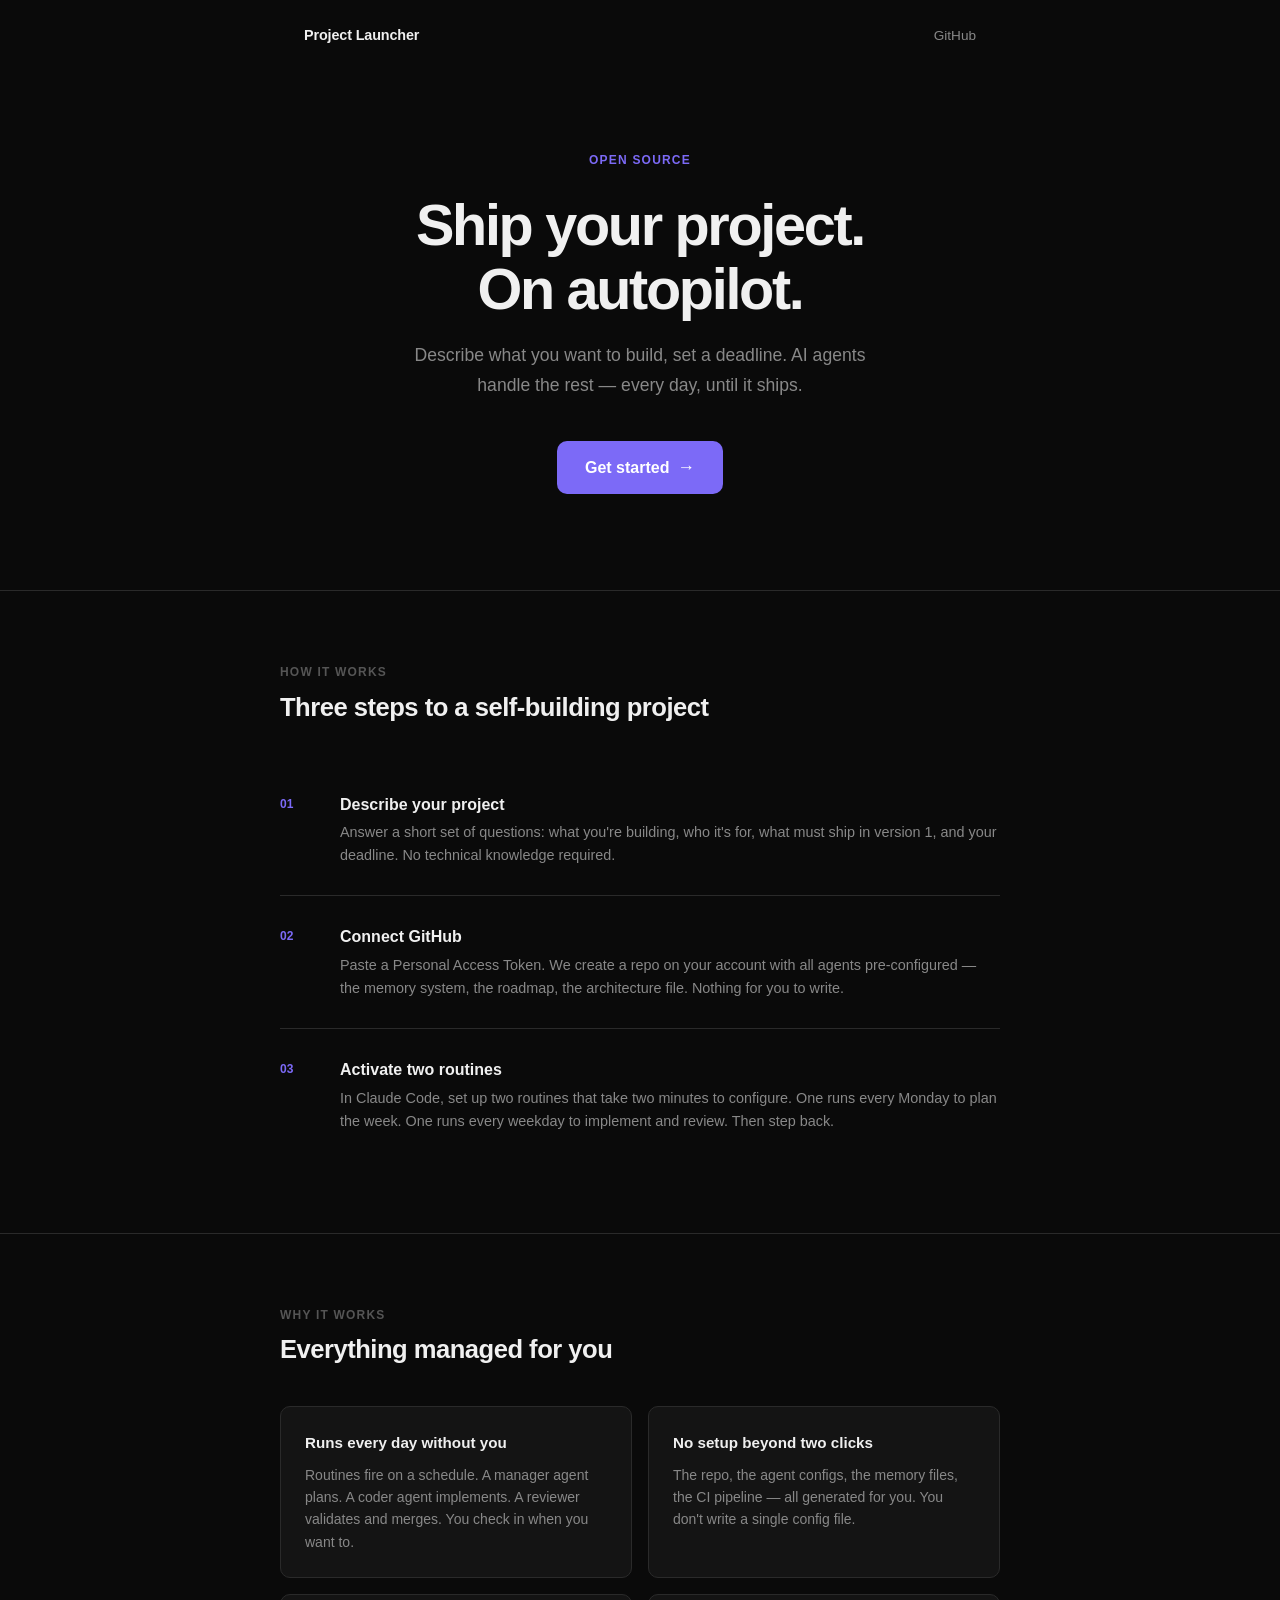
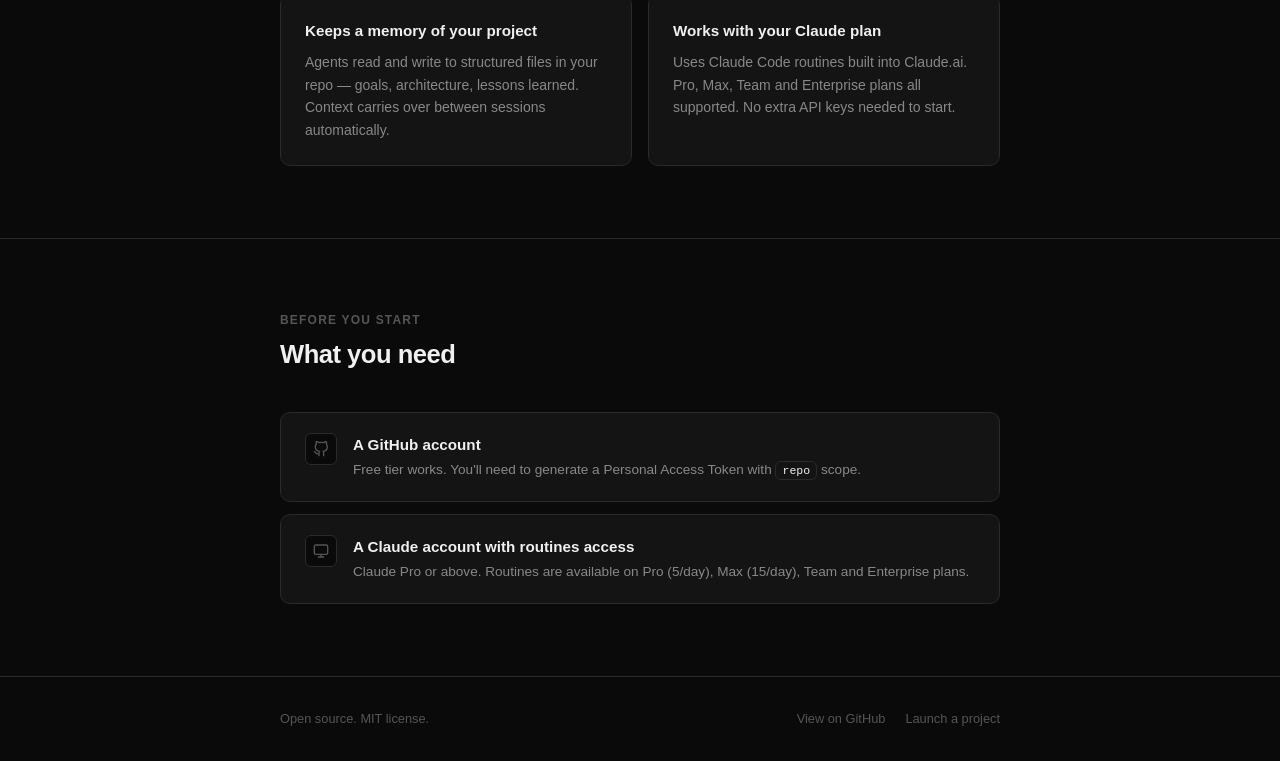
<file: src/index.html>
<!DOCTYPE html>
<html lang="en">
<head>
  <meta charset="UTF-8" />
  <meta name="viewport" content="width=device-width, initial-scale=1.0" />
  <title>Project Launcher — Ship your project on autopilot</title>
  <meta name="description" content="Describe what you want to build, set a deadline. AI agents handle the rest — every day, until it ships." />
  <link rel="stylesheet" href="styles/main.css" />
  <style>
    /* ---- Landing page layout (overrides wizard-specific rules) ---- */

    body {
      overflow-x: hidden;
    }

    .landing {
      min-height: 100vh;
      display: flex;
      flex-direction: column;
    }

    /* ---- Nav ---- */

    .nav {
      display: flex;
      align-items: center;
      justify-content: space-between;
      max-width: 720px;
      margin: 0 auto;
      padding: 24px 24px;
      width: 100%;
    }

    .nav-logo {
      font-size: 0.9rem;
      font-weight: 600;
      color: var(--text-primary);
      letter-spacing: -0.01em;
    }

    .nav-link {
      font-size: 0.85rem;
      color: var(--text-secondary);
      text-decoration: none;
      transition: color 0.15s;
    }

    .nav-link:hover {
      color: var(--text-primary);
      text-decoration: none;
    }

    /* ---- Hero ---- */

    .hero {
      flex: 1;
      display: flex;
      flex-direction: column;
      align-items: center;
      justify-content: center;
      text-align: center;
      padding: 80px 24px 96px;
    }

    .hero-eyebrow {
      display: inline-block;
      font-size: 0.75rem;
      font-weight: 600;
      text-transform: uppercase;
      letter-spacing: 0.1em;
      color: var(--accent);
      margin-bottom: 24px;
    }

    .hero h1 {
      font-size: clamp(2.4rem, 6vw, 3.6rem);
      font-weight: 700;
      line-height: 1.1;
      letter-spacing: -0.04em;
      color: var(--text-primary);
      max-width: 600px;
      margin-bottom: 20px;
    }

    .hero-sub {
      font-size: 1.1rem;
      color: var(--text-secondary);
      max-width: 480px;
      line-height: 1.7;
      margin-bottom: 40px;
    }

    .hero-cta {
      display: inline-flex;
      align-items: center;
      gap: 8px;
      background: var(--accent);
      color: #fff;
      font-size: 1rem;
      font-weight: 600;
      padding: 14px 28px;
      border-radius: var(--radius);
      text-decoration: none;
      transition: background 0.15s, transform 0.1s;
    }

    .hero-cta:hover {
      background: var(--accent-hover);
      text-decoration: none;
      color: #fff;
    }

    .hero-cta:active {
      transform: scale(0.98);
    }

    .hero-cta-arrow {
      font-size: 1.1rem;
      line-height: 1;
    }

    /* ---- Sections ---- */

    .section {
      padding: 72px 24px;
      border-top: 1px solid var(--border);
    }

    .section-inner {
      max-width: 720px;
      margin: 0 auto;
    }

    .section-label {
      font-size: 0.75rem;
      font-weight: 600;
      text-transform: uppercase;
      letter-spacing: 0.1em;
      color: var(--text-muted);
      margin-bottom: 8px;
    }

    .section-title {
      font-size: 1.6rem;
      font-weight: 600;
      letter-spacing: -0.02em;
      color: var(--text-primary);
      margin-bottom: 40px;
      line-height: 1.3;
    }

    /* ---- Steps (How it works) ---- */

    .steps-list {
      display: flex;
      flex-direction: column;
      gap: 0;
    }

    .step-item {
      display: grid;
      grid-template-columns: 40px 1fr;
      gap: 20px;
      padding: 28px 0;
      border-bottom: 1px solid var(--border);
    }

    .step-item:last-child {
      border-bottom: none;
    }

    .step-num {
      font-size: 0.75rem;
      font-weight: 700;
      color: var(--accent);
      font-variant-numeric: tabular-nums;
      padding-top: 3px;
    }

    .step-content h3 {
      font-size: 1rem;
      font-weight: 600;
      color: var(--text-primary);
      margin-bottom: 4px;
    }

    .step-content p {
      font-size: 0.9rem;
      color: var(--text-secondary);
      margin: 0;
      line-height: 1.6;
    }

    /* ---- Features ---- */

    .features-grid {
      display: grid;
      grid-template-columns: 1fr 1fr;
      gap: 16px;
    }

    .feature-card {
      background: var(--surface);
      border: 1px solid var(--border);
      border-radius: var(--radius);
      padding: 24px;
    }

    .feature-card h3 {
      font-size: 0.95rem;
      font-weight: 600;
      color: var(--text-primary);
      margin-bottom: 8px;
    }

    .feature-card p {
      font-size: 0.875rem;
      color: var(--text-secondary);
      margin: 0;
      line-height: 1.6;
    }

    /* ---- Prerequisites ---- */

    .prereq-list {
      display: flex;
      flex-direction: column;
      gap: 12px;
    }

    .prereq-item {
      display: flex;
      align-items: flex-start;
      gap: 16px;
      background: var(--surface);
      border: 1px solid var(--border);
      border-radius: var(--radius);
      padding: 20px 24px;
    }

    .prereq-icon {
      width: 32px;
      height: 32px;
      background: var(--bg);
      border: 1px solid var(--border);
      border-radius: var(--radius-sm);
      display: flex;
      align-items: center;
      justify-content: center;
      flex-shrink: 0;
    }

    .prereq-icon svg {
      width: 16px;
      height: 16px;
      stroke: var(--text-muted);
    }

    .prereq-text h3 {
      font-size: 0.95rem;
      font-weight: 600;
      color: var(--text-primary);
      margin-bottom: 2px;
    }

    .prereq-text p {
      font-size: 0.85rem;
      color: var(--text-secondary);
      margin: 0;
    }

    /* ---- Footer ---- */

    .footer {
      border-top: 1px solid var(--border);
      padding: 32px 24px;
    }

    .footer-inner {
      max-width: 720px;
      margin: 0 auto;
      display: flex;
      align-items: center;
      justify-content: space-between;
      gap: 16px;
    }

    .footer-note {
      font-size: 0.8rem;
      color: var(--text-muted);
      margin: 0;
    }

    .footer-links {
      display: flex;
      align-items: center;
      gap: 20px;
    }

    .footer-link {
      font-size: 0.8rem;
      color: var(--text-muted);
      text-decoration: none;
      transition: color 0.15s;
    }

    .footer-link:hover {
      color: var(--text-primary);
      text-decoration: none;
    }

    /* ---- Responsive ---- */

    @media (max-width: 600px) {
      .hero {
        padding: 64px 24px 72px;
      }

      .features-grid {
        grid-template-columns: 1fr;
      }

      .footer-inner {
        flex-direction: column;
        align-items: flex-start;
        gap: 12px;
      }

      .section {
        padding: 56px 24px;
      }
    }

    @media (prefers-reduced-motion: reduce) {
      * {
        transition: none !important;
        animation: none !important;
      }
    }
  </style>
</head>
<body>

<div class="landing">

  <!-- Nav -->
  <nav class="nav">
    <span class="nav-logo">Project Launcher</span>
    <a class="nav-link" href="https://github.com/wensia/project-launcher" target="_blank" rel="noopener">GitHub</a>
  </nav>

  <!-- Hero -->
  <section class="hero">
    <span class="hero-eyebrow">Open source</span>
    <h1>Ship your project.<br>On autopilot.</h1>
    <p class="hero-sub">Describe what you want to build, set a deadline. AI agents handle the rest — every day, until it ships.</p>
    <a class="hero-cta" href="app.html">
      Get started
      <span class="hero-cta-arrow">&#8594;</span>
    </a>
  </section>

  <!-- How it works -->
  <section class="section">
    <div class="section-inner">
      <p class="section-label">How it works</p>
      <h2 class="section-title">Three steps to a self-building project</h2>

      <div class="steps-list">
        <div class="step-item">
          <span class="step-num">01</span>
          <div class="step-content">
            <h3>Describe your project</h3>
            <p>Answer a short set of questions: what you're building, who it's for, what must ship in version 1, and your deadline. No technical knowledge required.</p>
          </div>
        </div>

        <div class="step-item">
          <span class="step-num">02</span>
          <div class="step-content">
            <h3>Connect GitHub</h3>
            <p>Paste a Personal Access Token. We create a repo on your account with all agents pre-configured — the memory system, the roadmap, the architecture file. Nothing for you to write.</p>
          </div>
        </div>

        <div class="step-item">
          <span class="step-num">03</span>
          <div class="step-content">
            <h3>Activate two routines</h3>
            <p>In Claude Code, set up two routines that take two minutes to configure. One runs every Monday to plan the week. One runs every weekday to implement and review. Then step back.</p>
          </div>
        </div>
      </div>
    </div>
  </section>

  <!-- Features -->
  <section class="section">
    <div class="section-inner">
      <p class="section-label">Why it works</p>
      <h2 class="section-title">Everything managed for you</h2>

      <div class="features-grid">
        <div class="feature-card">
          <h3>Runs every day without you</h3>
          <p>Routines fire on a schedule. A manager agent plans. A coder agent implements. A reviewer validates and merges. You check in when you want to.</p>
        </div>

        <div class="feature-card">
          <h3>No setup beyond two clicks</h3>
          <p>The repo, the agent configs, the memory files, the CI pipeline — all generated for you. You don't write a single config file.</p>
        </div>

        <div class="feature-card">
          <h3>Keeps a memory of your project</h3>
          <p>Agents read and write to structured files in your repo — goals, architecture, lessons learned. Context carries over between sessions automatically.</p>
        </div>

        <div class="feature-card">
          <h3>Works with your Claude plan</h3>
          <p>Uses Claude Code routines built into Claude.ai. Pro, Max, Team and Enterprise plans all supported. No extra API keys needed to start.</p>
        </div>
      </div>
    </div>
  </section>

  <!-- Prerequisites -->
  <section class="section">
    <div class="section-inner">
      <p class="section-label">Before you start</p>
      <h2 class="section-title">What you need</h2>

      <div class="prereq-list">
        <div class="prereq-item">
          <div class="prereq-icon">
            <svg viewBox="0 0 24 24" fill="none" stroke="currentColor" stroke-width="2" stroke-linecap="round" stroke-linejoin="round">
              <path d="M9 19c-5 1.5-5-2.5-7-3m14 6v-3.87a3.37 3.37 0 0 0-.94-2.61c3.14-.35 6.44-1.54 6.44-7A5.44 5.44 0 0 0 20 4.77 5.07 5.07 0 0 0 19.91 1S18.73.65 16 2.48a13.38 13.38 0 0 0-7 0C6.27.65 5.09 1 5.09 1A5.07 5.07 0 0 0 5 4.77a5.44 5.44 0 0 0-1.5 3.78c0 5.42 3.3 6.61 6.44 7A3.37 3.37 0 0 0 9 18.13V22"/>
            </svg>
          </div>
          <div class="prereq-text">
            <h3>A GitHub account</h3>
            <p>Free tier works. You'll need to generate a Personal Access Token with <code>repo</code> scope.</p>
          </div>
        </div>

        <div class="prereq-item">
          <div class="prereq-icon">
            <svg viewBox="0 0 24 24" fill="none" stroke="currentColor" stroke-width="2" stroke-linecap="round" stroke-linejoin="round">
              <rect x="2" y="3" width="20" height="14" rx="2" ry="2"/>
              <line x1="8" y1="21" x2="16" y2="21"/>
              <line x1="12" y1="17" x2="12" y2="21"/>
            </svg>
          </div>
          <div class="prereq-text">
            <h3>A Claude account with routines access</h3>
            <p>Claude Pro or above. Routines are available on Pro (5/day), Max (15/day), Team and Enterprise plans.</p>
          </div>
        </div>
      </div>
    </div>
  </section>

  <!-- Footer -->
  <footer class="footer">
    <div class="footer-inner">
      <p class="footer-note">Open source. MIT license.</p>
      <div class="footer-links">
        <a class="footer-link" href="https://github.com/wensia/project-launcher" target="_blank" rel="noopener">View on GitHub</a>
        <a class="footer-link" href="app.html">Launch a project</a>
      </div>
    </div>
  </footer>

</div>

</body>
</html>
</file>
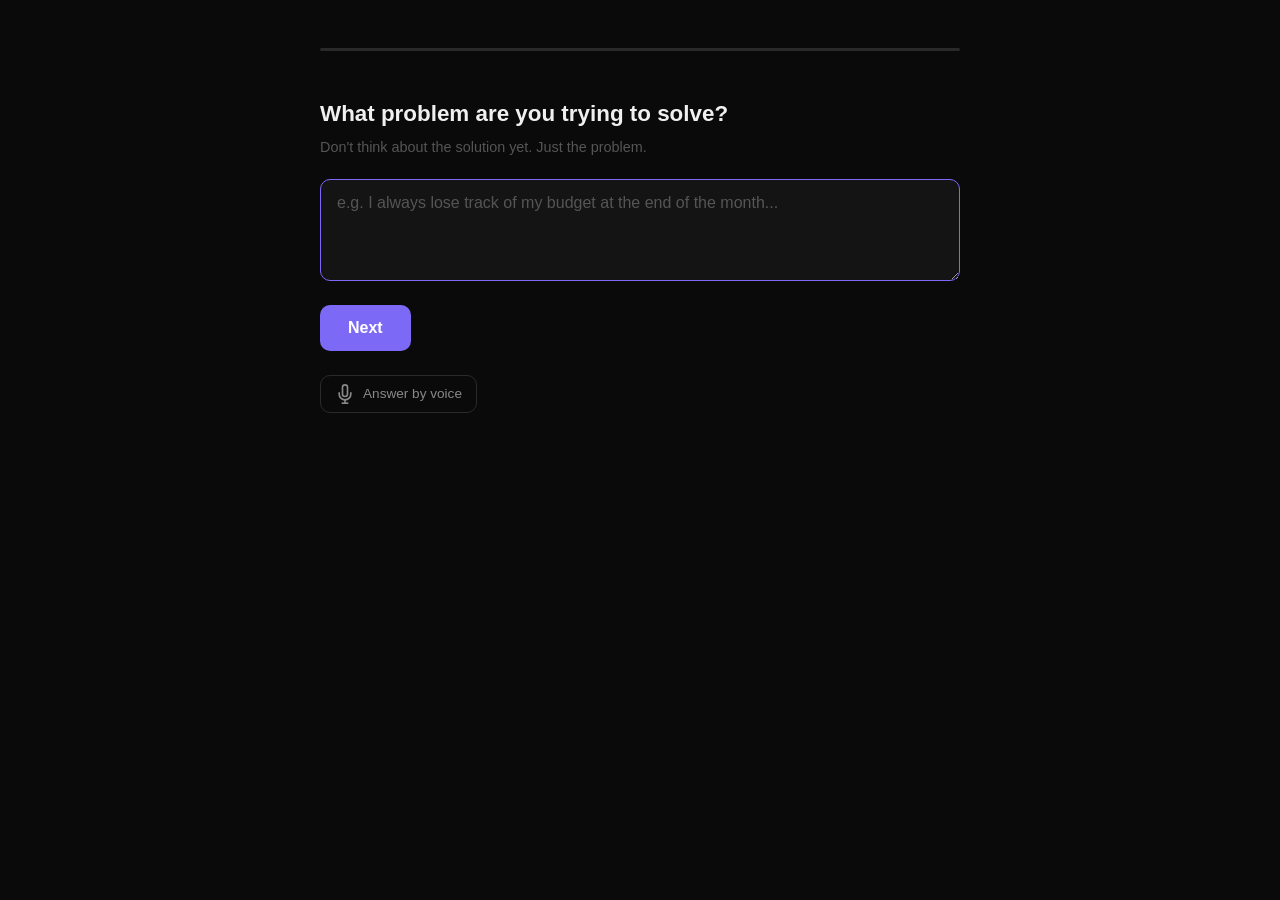
<file: src/app.html>
<!DOCTYPE html>
<html lang="en">
<head>
  <meta charset="UTF-8" />
  <meta name="viewport" content="width=device-width, initial-scale=1.0" />
  <title>Project Launcher — Setup</title>
  <link rel="stylesheet" href="styles/main.css" />
</head>
<body>

  <!-- Step 1: Guided onboarding -->
  <section id="step-onboarding" class="step active">
    <div class="container">
      <div class="progress-bar">
        <div class="progress-fill" id="onboarding-progress"></div>
      </div>

      <div id="question-container">
        <!-- Questions rendered by onboarding.js -->
      </div>

      <div class="voice-toggle">
        <button class="btn-icon" id="voice-btn" onclick="toggleVoice()" title="Answer by voice">
          <svg width="20" height="20" viewBox="0 0 24 24" fill="none" stroke="currentColor" stroke-width="2">
            <path d="M12 1a3 3 0 0 0-3 3v8a3 3 0 0 0 6 0V4a3 3 0 0 0-3-3z"/>
            <path d="M19 10v2a7 7 0 0 1-14 0v-2"/>
            <line x1="12" y1="19" x2="12" y2="23"/>
            <line x1="8" y1="23" x2="16" y2="23"/>
          </svg>
          <span id="voice-label">Answer by voice</span>
        </button>
      </div>
    </div>
  </section>

  <!-- Step 2: GitHub connection -->
  <section id="step-github" class="step">
    <div class="container">
      <h2>Connect GitHub</h2>
      <p>We'll create the project repo on your account. Your token stays in memory — we never store it.</p>

      <div class="token-instructions">
        <p>Create a Personal Access Token with <strong>repo</strong> scope:</p>
        <ol>
          <li>Go to GitHub → Settings → Developer settings → Personal access tokens</li>
          <li>Generate new token (classic)</li>
          <li>Select scope: <code>repo</code></li>
          <li>Copy and paste below</li>
        </ol>
        <a class="link-external" href="https://github.com/settings/tokens/new?scopes=repo&description=project-launcher" target="_blank" rel="noopener">
          Open GitHub token page →
        </a>
      </div>

      <div class="input-group">
        <label for="github-token">GitHub Personal Access Token</label>
        <input type="password" id="github-token" placeholder="ghp_..." autocomplete="off" />
        <button class="btn-secondary" onclick="verifyToken()">Verify</button>
      </div>

      <div id="github-status" class="status-message"></div>
    </div>
  </section>

  <!-- Step 3: Recap + customization -->
  <section id="step-recap" class="step">
    <div class="container">
      <h2>Review your project</h2>
      <p>Everything can be adjusted before we create the repo.</p>

      <div id="recap-content">
        <!-- Rendered by generator.js -->
      </div>

      <div class="customization">
        <h3>Agent models</h3>
        <div class="model-grid">
          <div class="model-row">
            <label>Manager (weekly strategist)</label>
            <select id="model-manager">
              <option value="claude-opus-4-6">claude-opus-4-6 (recommended)</option>
              <option value="claude-sonnet-4-6">claude-sonnet-4-6</option>
            </select>
          </div>
          <div class="model-row">
            <label>Coder (daily implementer)</label>
            <select id="model-coder">
              <option value="claude-sonnet-4-6">claude-sonnet-4-6 (recommended)</option>
              <option value="claude-opus-4-6">claude-opus-4-6</option>
              <option value="claude-haiku-4-5-20251001">claude-haiku-4-5 (fastest)</option>
            </select>
          </div>
          <div class="model-row">
            <label>Reviewer</label>
            <select id="model-reviewer">
              <option value="claude-sonnet-4-6">claude-sonnet-4-6 (recommended)</option>
              <option value="claude-opus-4-6">claude-opus-4-6</option>
            </select>
          </div>
        </div>
      </div>

      <div class="input-group">
        <label for="repo-name">Repository name</label>
        <input type="text" id="repo-name" placeholder="my-project" />
      </div>

      <div class="routine-limits">
        <p class="hint">
          Routine limits: 5/day (Pro) · 15/day (Max) · 25/day (Team/Enterprise)
          <button class="info-btn" onclick="toggleRoutineInfo()" aria-label="More info on routine limits">?</button>
        </p>
        <div id="routine-info-panel" class="info-panel" style="display:none;">
          Routines draw down subscription usage limits in the same way as interactive sessions.
          Pro users can run up to 5 routines per day, Max users up to 15, and Team/Enterprise users up to 25.
          You can run extra routines beyond these limits with extra usage.
          <a href="https://support.anthropic.com/en/articles/10166555-creating-and-managing-routines-in-claude-ai" target="_blank" rel="noopener">See the docs →</a>
        </div>
      </div>

      <button class="btn-primary" onclick="generateProject()">Create project</button>
    </div>
  </section>

  <!-- Step 4: Generation -->
  <section id="step-generating" class="step">
    <div class="container centered">
      <h2>Creating your project...</h2>

      <div class="progress-steps" id="generation-steps">
        <div class="gen-step" id="gen-1">
          <span class="gen-icon">○</span>
          <span>Creating GitHub repository</span>
        </div>
        <div class="gen-step" id="gen-2">
          <span class="gen-icon">○</span>
          <span>Setting up agent configurations</span>
        </div>
        <div class="gen-step" id="gen-3">
          <span class="gen-icon">○</span>
          <span>Initializing project memory</span>
        </div>
        <div class="gen-step" id="gen-4">
          <span class="gen-icon">○</span>
          <span>Generating roadmap & architecture</span>
        </div>
        <div class="gen-step" id="gen-5">
          <span class="gen-icon">○</span>
          <span>Pushing to GitHub</span>
        </div>
      </div>

      <div id="generation-error" class="error-message" style="display:none;"></div>
    </div>
  </section>

  <!-- Step 5: Routine setup -->
  <section id="step-routines" class="step">
    <div class="container">
      <h2>Activate your routines</h2>
      <p>Two routines, 2 minutes to set up. You only do this once.</p>

      <div class="routine-card">
        <div class="routine-header">
          <span class="routine-badge">1</span>
          <h3>Weekly Manager</h3>
          <span class="routine-schedule">Every Monday</span>
        </div>
        <div class="routine-config">
          <p>Go to <a href="https://claude.ai/settings/routines" target="_blank" rel="noopener">claude.ai/settings/routines</a> → New routine</p>
          <div class="config-block">
            <p><strong>Name:</strong> <code id="routine-1-name"></code></p>
            <p><strong>Schedule:</strong> Every Monday at 11:00 AM (your timezone)</p>
            <p><strong>Repository:</strong> <code id="routine-1-repo"></code></p>
            <p><strong>Instructions:</strong></p>
            <pre id="routine-1-instructions"></pre>
          </div>
        </div>
      </div>

      <div class="routine-card">
        <div class="routine-header">
          <span class="routine-badge">2</span>
          <h3>Daily Dev Loop</h3>
          <span class="routine-schedule">Weekdays</span>
        </div>
        <div class="routine-config">
          <p>Create a second routine in the same settings page</p>
          <div class="config-block">
            <p><strong>Name:</strong> <code id="routine-2-name"></code></p>
            <p><strong>Schedule:</strong> Weekdays at 12:00 PM (your timezone)</p>
            <p><strong>Repository:</strong> <code id="routine-2-repo"></code></p>
            <p><strong>Instructions:</strong></p>
            <pre id="routine-2-instructions"></pre>
          </div>
        </div>
      </div>

      <button class="btn-primary" onclick="nextStep()">My routines are active</button>
    </div>
  </section>

  <!-- Step 6: Done -->
  <section id="step-done" class="step">
    <div class="container centered">
      <div class="success-icon">✓</div>
      <h2>Your project is live.</h2>
      <p id="done-next-run"></p>

      <div class="done-links">
        <a id="done-repo-link" class="btn-secondary" href="#" target="_blank" rel="noopener">View repo on GitHub</a>
      </div>
    </div>
  </section>

  <script src="js/main.js"></script>
  <script src="js/onboarding.js"></script>
  <script src="js/github.js"></script>
  <script src="js/generator.js"></script>
</body>
</html>
</file>
<file: src/styles/main.css>
/* ========================================
   Project Launcher — Design System
   Clean, calm, confidence-inspiring
   ======================================== */

:root {
  --bg: #0a0a0a;
  --surface: #141414;
  --surface-hover: #1c1c1c;
  --border: #2a2a2a;
  --text-primary: #f0f0f0;
  --text-secondary: #888;
  --text-muted: #555;
  --accent: #7c6af7;
  --accent-hover: #9080ff;
  --success: #4ade80;
  --error: #f87171;
  --warning: #fbbf24;
  --radius: 10px;
  --radius-sm: 6px;
  --font: 'Inter', -apple-system, BlinkMacSystemFont, 'Segoe UI', sans-serif;
  --font-mono: 'JetBrains Mono', 'Fira Code', monospace;
  --max-width: 640px;
}

* {
  box-sizing: border-box;
  margin: 0;
  padding: 0;
}

html, body {
  height: 100%;
  background: var(--bg);
  color: var(--text-primary);
  font-family: var(--font);
  font-size: 16px;
  line-height: 1.6;
  -webkit-font-smoothing: antialiased;
}

/* ---- Layout ---- */

.step {
  display: none;
  min-height: 100vh;
  padding: 48px 24px 80px;
}

.step.active {
  display: block;
}

.container {
  max-width: var(--max-width);
  margin: 0 auto;
}

.container.centered {
  display: flex;
  flex-direction: column;
  align-items: center;
  text-align: center;
  padding-top: 20vh;
}

/* ---- Typography ---- */

h1 {
  font-size: clamp(2rem, 5vw, 3rem);
  font-weight: 700;
  line-height: 1.15;
  letter-spacing: -0.03em;
  margin-bottom: 16px;
}

h2 {
  font-size: 1.6rem;
  font-weight: 600;
  letter-spacing: -0.02em;
  margin-bottom: 12px;
}

h3 {
  font-size: 1.1rem;
  font-weight: 600;
  margin-bottom: 8px;
}

.subtitle {
  font-size: 1.1rem;
  color: var(--text-secondary);
  margin-bottom: 40px;
  line-height: 1.7;
}

.label {
  font-size: 0.8rem;
  font-weight: 600;
  text-transform: uppercase;
  letter-spacing: 0.08em;
  color: var(--text-muted);
  margin-bottom: 10px;
}

p {
  color: var(--text-secondary);
  margin-bottom: 16px;
}

a {
  color: var(--accent);
  text-decoration: none;
}

a:hover {
  color: var(--accent-hover);
  text-decoration: underline;
}

code {
  font-family: var(--font-mono);
  font-size: 0.85em;
  background: var(--surface);
  border: 1px solid var(--border);
  padding: 2px 6px;
  border-radius: var(--radius-sm);
  color: var(--text-primary);
}

pre {
  font-family: var(--font-mono);
  font-size: 0.8rem;
  background: var(--surface);
  border: 1px solid var(--border);
  border-radius: var(--radius);
  padding: 16px;
  overflow-x: auto;
  color: var(--text-primary);
  white-space: pre-wrap;
  line-height: 1.6;
  margin: 8px 0;
}

/* ---- Buttons ---- */

.btn-primary {
  display: inline-flex;
  align-items: center;
  justify-content: center;
  gap: 8px;
  background: var(--accent);
  color: #fff;
  font-size: 1rem;
  font-weight: 600;
  padding: 14px 28px;
  border: none;
  border-radius: var(--radius);
  cursor: pointer;
  transition: background 0.15s, transform 0.1s;
  margin-top: 24px;
}

.btn-primary:hover {
  background: var(--accent-hover);
}

.btn-primary:active {
  transform: scale(0.98);
}

.btn-secondary {
  display: inline-flex;
  align-items: center;
  gap: 8px;
  background: transparent;
  color: var(--text-primary);
  font-size: 0.9rem;
  font-weight: 500;
  padding: 10px 18px;
  border: 1px solid var(--border);
  border-radius: var(--radius);
  cursor: pointer;
  transition: border-color 0.15s, background 0.15s;
  text-decoration: none;
}

.btn-secondary:hover {
  border-color: var(--accent);
  background: var(--surface-hover);
  text-decoration: none;
}

.btn-icon {
  display: inline-flex;
  align-items: center;
  gap: 8px;
  background: none;
  border: 1px solid var(--border);
  color: var(--text-secondary);
  font-size: 0.85rem;
  padding: 8px 14px;
  border-radius: var(--radius);
  cursor: pointer;
  transition: border-color 0.15s, color 0.15s;
}

.btn-icon:hover {
  border-color: var(--accent);
  color: var(--text-primary);
}

.btn-icon.recording {
  border-color: var(--error);
  color: var(--error);
  animation: pulse 1.5s ease-in-out infinite;
}

@keyframes pulse {
  0%, 100% { opacity: 1; }
  50% { opacity: 0.6; }
}

/* ---- How it works / Prerequisites (landing) ---- */

.how-it-works,
.prerequisites {
  background: var(--surface);
  border: 1px solid var(--border);
  border-radius: var(--radius);
  padding: 20px 24px;
  margin-bottom: 16px;
}

.how-it-works ol,
.prerequisites ul {
  padding-left: 20px;
  color: var(--text-secondary);
}

.how-it-works li,
.prerequisites li {
  margin-bottom: 6px;
  line-height: 1.5;
}

/* ---- Progress bar (onboarding) ---- */

.progress-bar {
  height: 3px;
  background: var(--border);
  border-radius: 2px;
  margin-bottom: 48px;
  overflow: hidden;
}

.progress-fill {
  height: 100%;
  background: var(--accent);
  transition: width 0.4s ease;
}

/* ---- Question (onboarding) ---- */

.question-wrapper {
  animation: fadeIn 0.3s ease;
}

@keyframes fadeIn {
  from { opacity: 0; transform: translateY(8px); }
  to   { opacity: 1; transform: translateY(0); }
}

.question-label {
  font-size: 1.4rem;
  font-weight: 600;
  color: var(--text-primary);
  margin-bottom: 8px;
  line-height: 1.3;
}

.question-hint {
  font-size: 0.9rem;
  color: var(--text-muted);
  margin-bottom: 20px;
}

.question-input {
  width: 100%;
  background: var(--surface);
  border: 1px solid var(--border);
  border-radius: var(--radius);
  padding: 14px 16px;
  font-size: 1rem;
  color: var(--text-primary);
  font-family: var(--font);
  outline: none;
  transition: border-color 0.15s;
  resize: vertical;
  min-height: 56px;
}

.question-input:focus {
  border-color: var(--accent);
}

.question-input::placeholder {
  color: var(--text-muted);
}

.question-nav {
  display: flex;
  gap: 12px;
  margin-top: 16px;
}

.voice-toggle {
  margin-top: 24px;
}

/* ---- GitHub step ---- */

.token-instructions {
  background: var(--surface);
  border: 1px solid var(--border);
  border-radius: var(--radius);
  padding: 20px 24px;
  margin-bottom: 24px;
}

.token-instructions ol {
  padding-left: 20px;
  margin: 12px 0;
  color: var(--text-secondary);
}

.token-instructions li {
  margin-bottom: 6px;
}

.link-external {
  font-size: 0.9rem;
  font-weight: 500;
}

/* ---- Input group ---- */

.input-group {
  display: flex;
  flex-direction: column;
  gap: 8px;
  margin-bottom: 20px;
}

.input-group label {
  font-size: 0.85rem;
  font-weight: 500;
  color: var(--text-secondary);
}

.input-group input,
.input-group select {
  background: var(--surface);
  border: 1px solid var(--border);
  border-radius: var(--radius);
  padding: 12px 14px;
  font-size: 0.95rem;
  color: var(--text-primary);
  font-family: var(--font);
  outline: none;
  transition: border-color 0.15s;
  appearance: none;
}

.input-group input:focus,
.input-group select:focus {
  border-color: var(--accent);
}

.input-group .btn-secondary {
  align-self: flex-start;
}

/* ---- Status messages ---- */

.status-message {
  font-size: 0.9rem;
  padding: 10px 14px;
  border-radius: var(--radius-sm);
  margin-top: 8px;
  display: none;
}

.status-message.success {
  display: block;
  background: rgba(74, 222, 128, 0.08);
  border: 1px solid rgba(74, 222, 128, 0.2);
  color: var(--success);
}

.status-message.error {
  display: block;
  background: rgba(248, 113, 113, 0.08);
  border: 1px solid rgba(248, 113, 113, 0.2);
  color: var(--error);
}

.error-message {
  font-size: 0.9rem;
  color: var(--error);
  padding: 12px 16px;
  background: rgba(248, 113, 113, 0.08);
  border: 1px solid rgba(248, 113, 113, 0.2);
  border-radius: var(--radius-sm);
  margin-top: 16px;
}

.hint {
  font-size: 0.8rem;
  color: var(--text-muted);
  margin: 0;
}

/* ---- Recap ---- */

.recap-block {
  background: var(--surface);
  border: 1px solid var(--border);
  border-radius: var(--radius);
  padding: 20px 24px;
  margin-bottom: 16px;
}

.recap-block strong {
  font-size: 0.75rem;
  font-weight: 600;
  text-transform: uppercase;
  letter-spacing: 0.08em;
  color: var(--text-muted);
  display: block;
  margin-bottom: 4px;
}

.recap-block p {
  color: var(--text-primary);
  margin: 0;
  font-size: 0.95rem;
}

/* ---- Model customization ---- */

.customization {
  background: var(--surface);
  border: 1px solid var(--border);
  border-radius: var(--radius);
  padding: 20px 24px;
  margin-bottom: 20px;
}

.model-grid {
  display: flex;
  flex-direction: column;
  gap: 12px;
  margin-top: 12px;
}

.model-row {
  display: flex;
  align-items: center;
  justify-content: space-between;
  gap: 16px;
}

.model-row label {
  font-size: 0.9rem;
  color: var(--text-secondary);
  flex: 1;
}

.model-row select {
  flex: 1.2;
  background: var(--bg);
  border: 1px solid var(--border);
  border-radius: var(--radius-sm);
  padding: 8px 12px;
  font-size: 0.85rem;
  color: var(--text-primary);
  font-family: var(--font);
  outline: none;
  cursor: pointer;
  appearance: none;
  transition: border-color 0.15s;
}

.model-row select:focus {
  border-color: var(--accent);
}

.routine-limits {
  margin-bottom: 4px;
}

.info-btn {
  display: inline-flex;
  align-items: center;
  justify-content: center;
  width: 16px;
  height: 16px;
  border-radius: 50%;
  background: var(--border);
  color: var(--text-muted);
  font-size: 0.7rem;
  font-weight: 700;
  border: none;
  cursor: pointer;
  margin-left: 6px;
  vertical-align: middle;
  line-height: 1;
  transition: background 0.15s, color 0.15s;
}

.info-btn:hover {
  background: var(--accent);
  color: #fff;
}

.info-panel {
  background: var(--surface);
  border: 1px solid var(--border);
  border-radius: var(--radius-sm);
  padding: 12px 14px;
  font-size: 0.82rem;
  color: var(--text-secondary);
  line-height: 1.6;
  margin-top: 8px;
}

/* ---- Generation steps ---- */

.progress-steps {
  display: flex;
  flex-direction: column;
  gap: 12px;
  margin-top: 32px;
  width: 100%;
  max-width: 360px;
  text-align: left;
}

.gen-step {
  display: flex;
  align-items: center;
  gap: 12px;
  font-size: 0.95rem;
  color: var(--text-muted);
  transition: color 0.2s;
}

.gen-step.active {
  color: var(--accent);
}

.gen-step.done {
  color: var(--success);
}

.gen-icon {
  font-size: 1rem;
  width: 20px;
  text-align: center;
  flex-shrink: 0;
}

/* ---- Routine cards ---- */

.routine-card {
  background: var(--surface);
  border: 1px solid var(--border);
  border-radius: var(--radius);
  padding: 20px 24px;
  margin-bottom: 20px;
}

.routine-header {
  display: flex;
  align-items: center;
  gap: 12px;
  margin-bottom: 16px;
}

.routine-badge {
  display: inline-flex;
  align-items: center;
  justify-content: center;
  width: 28px;
  height: 28px;
  background: var(--accent);
  color: #fff;
  font-size: 0.8rem;
  font-weight: 700;
  border-radius: 50%;
  flex-shrink: 0;
}

.routine-schedule {
  font-size: 0.8rem;
  font-weight: 500;
  color: var(--text-muted);
  background: var(--bg);
  border: 1px solid var(--border);
  padding: 3px 10px;
  border-radius: 20px;
  margin-left: auto;
}

.routine-card h3 {
  margin: 0;
}

.config-block {
  background: var(--bg);
  border: 1px solid var(--border);
  border-radius: var(--radius-sm);
  padding: 16px;
  margin-top: 12px;
  font-size: 0.9rem;
}

.config-block p {
  margin-bottom: 8px;
  color: var(--text-secondary);
}

.config-block p:last-child {
  margin-bottom: 0;
}

/* ---- Done screen ---- */

.success-icon {
  width: 64px;
  height: 64px;
  background: rgba(74, 222, 128, 0.1);
  border: 1px solid rgba(74, 222, 128, 0.3);
  border-radius: 50%;
  display: flex;
  align-items: center;
  justify-content: center;
  font-size: 1.8rem;
  color: var(--success);
  margin-bottom: 24px;
}

.done-links {
  display: flex;
  gap: 12px;
  margin-top: 24px;
  flex-wrap: wrap;
  justify-content: center;
}

/* ---- Responsive ---- */

@media (max-width: 480px) {
  .step {
    padding: 32px 16px 64px;
  }

  .model-row {
    flex-direction: column;
    align-items: flex-start;
  }

  .model-row select {
    width: 100%;
  }
}
</file>
